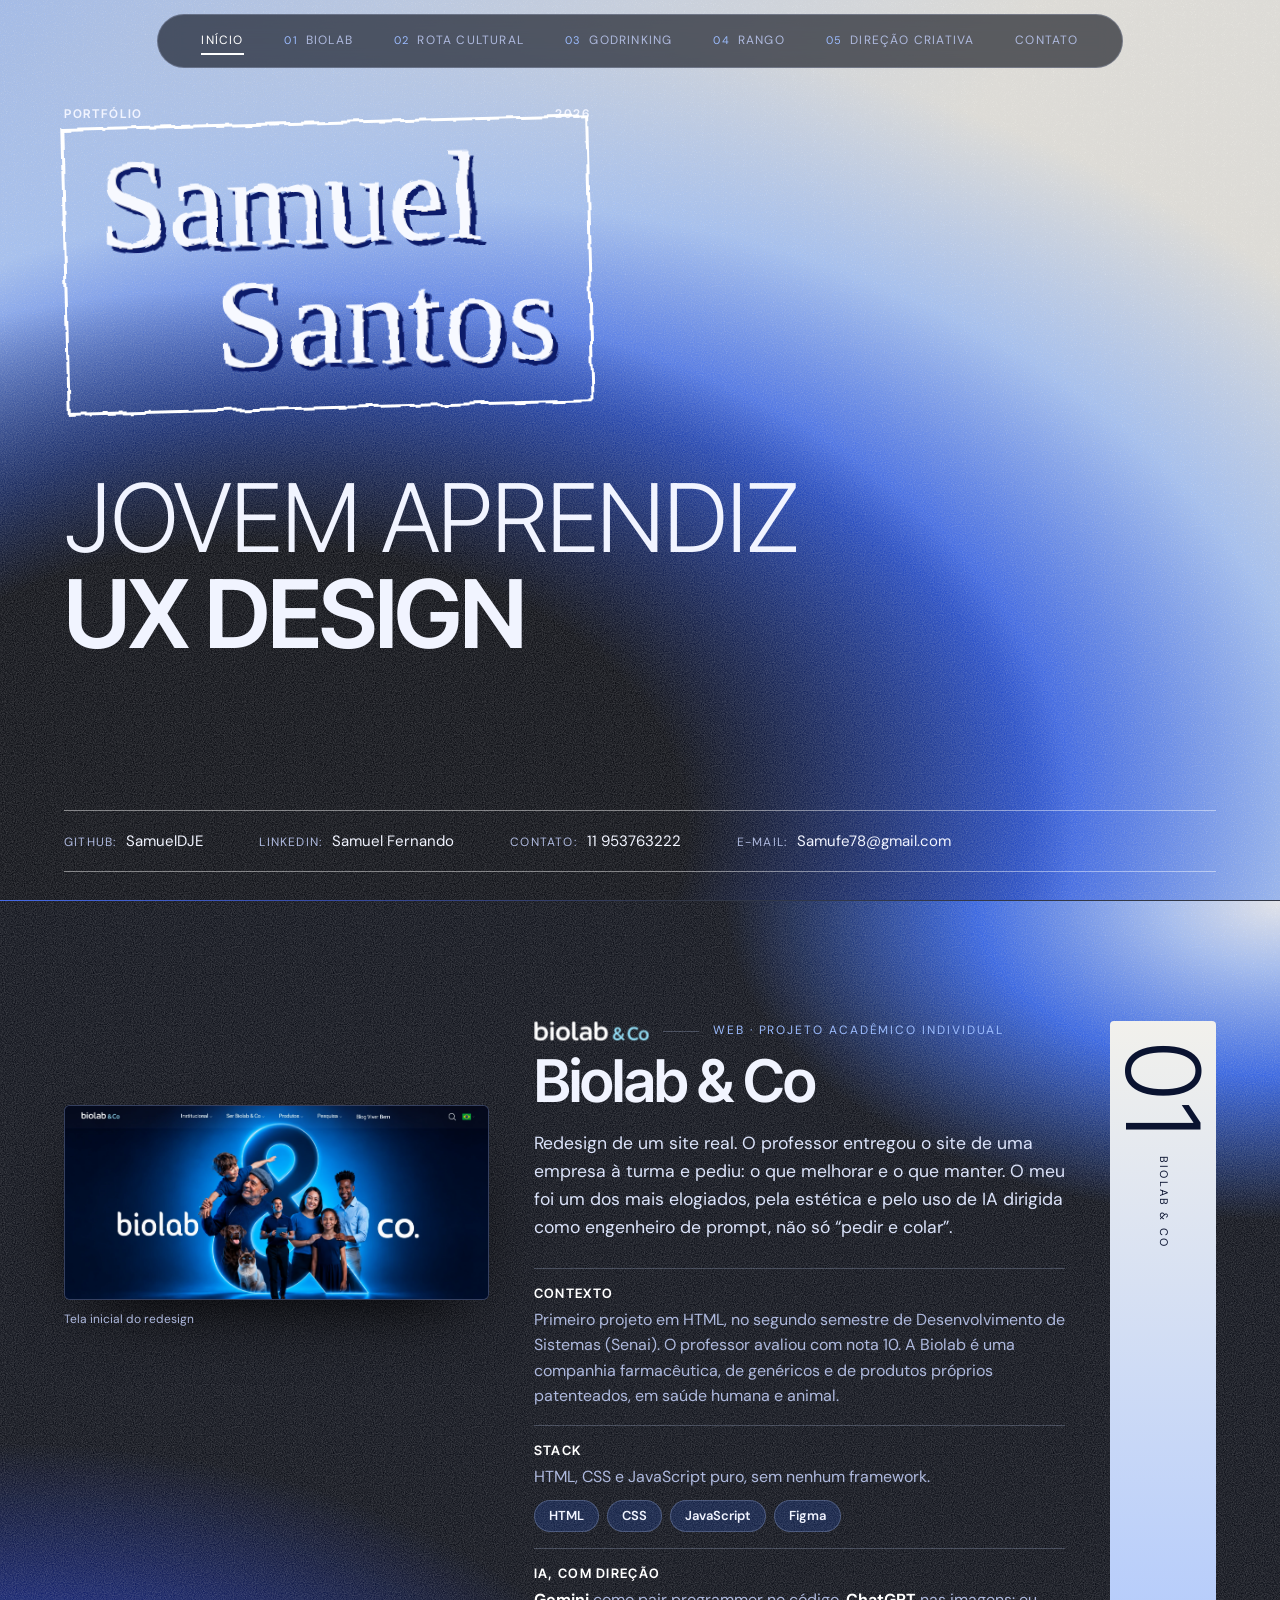
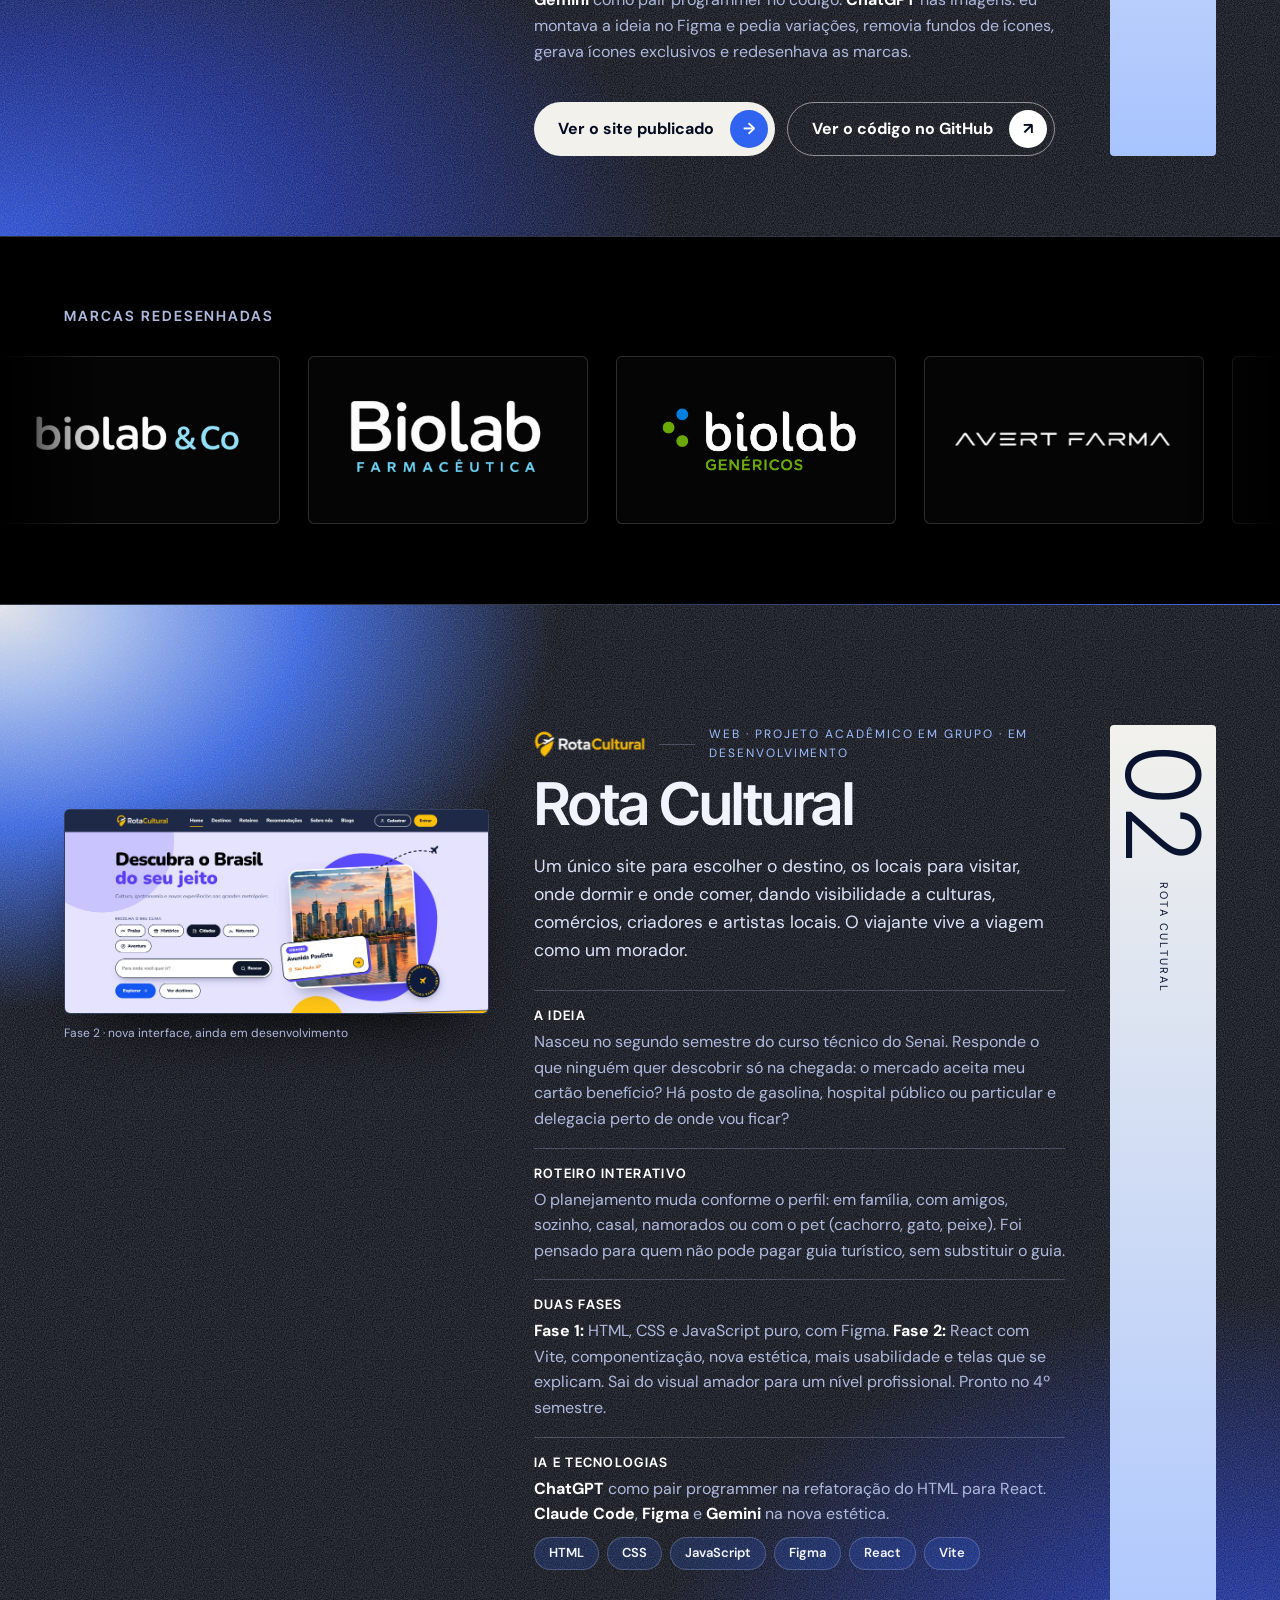
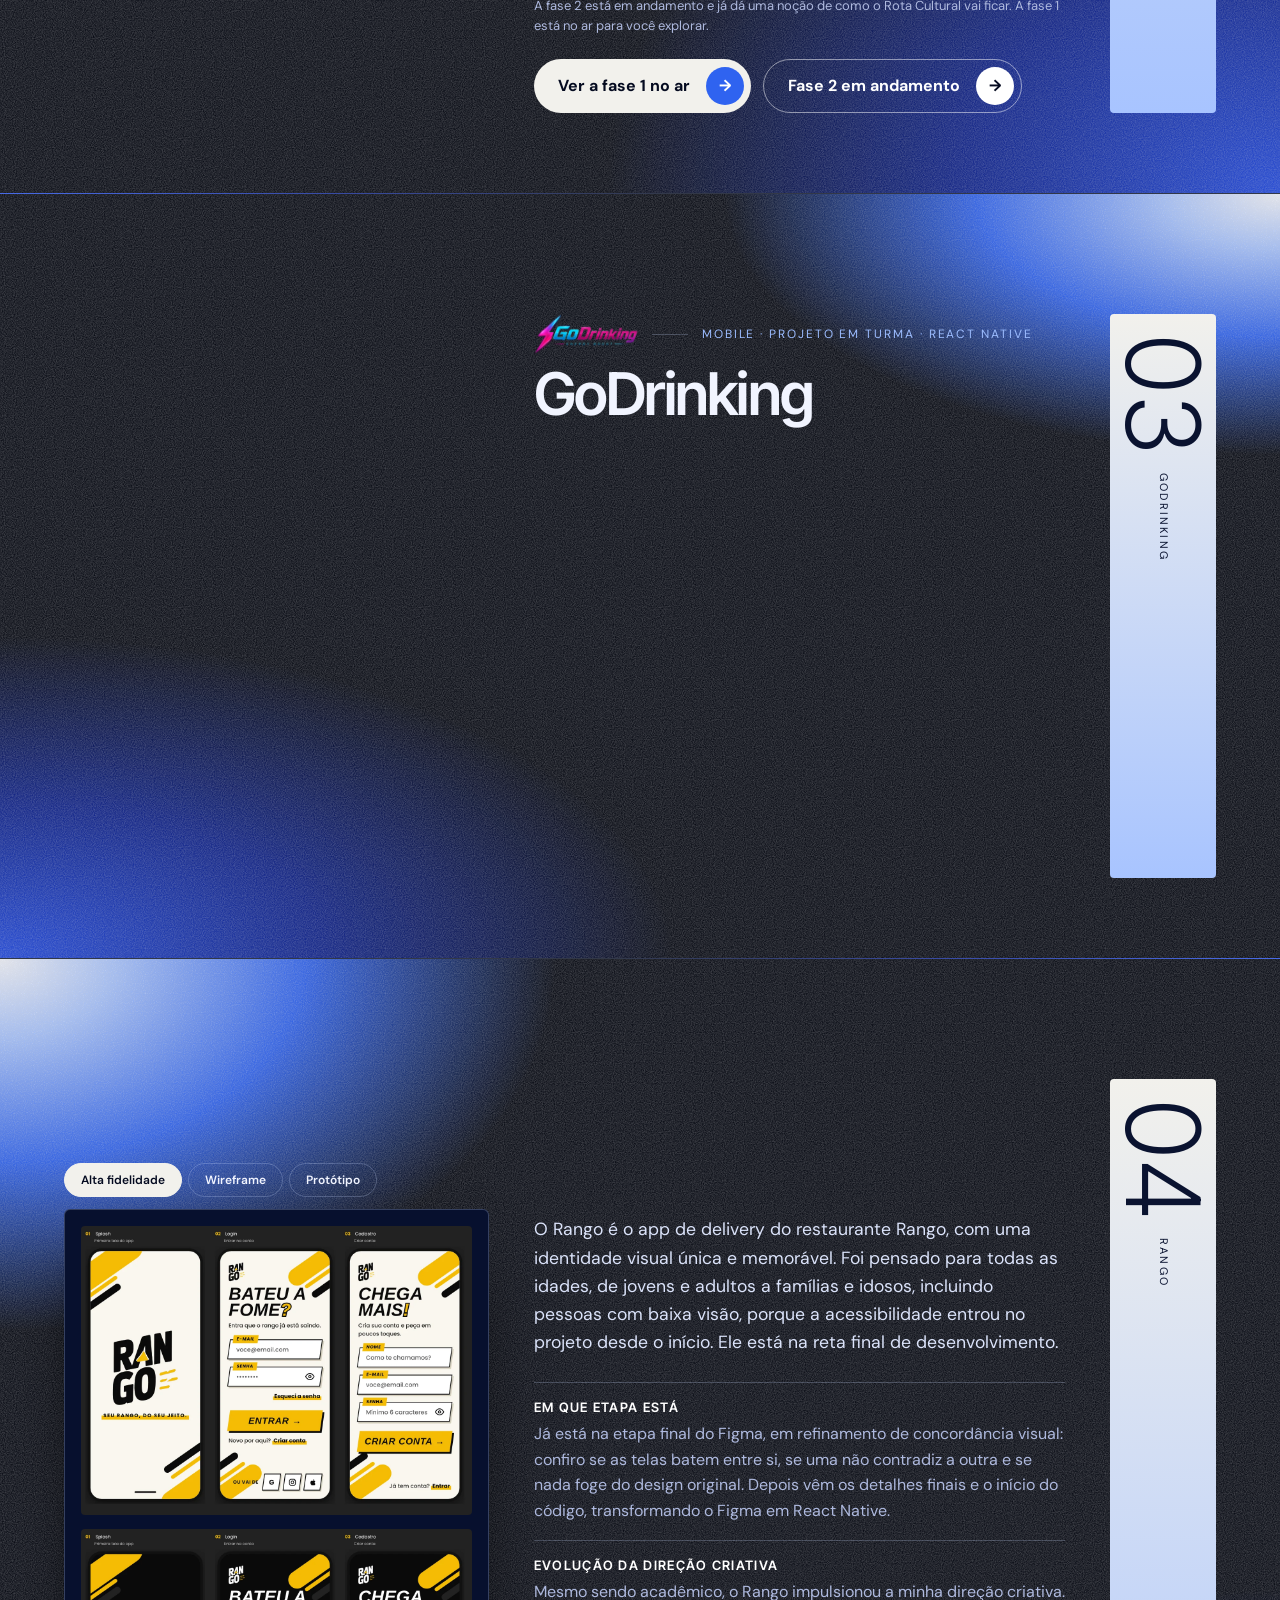
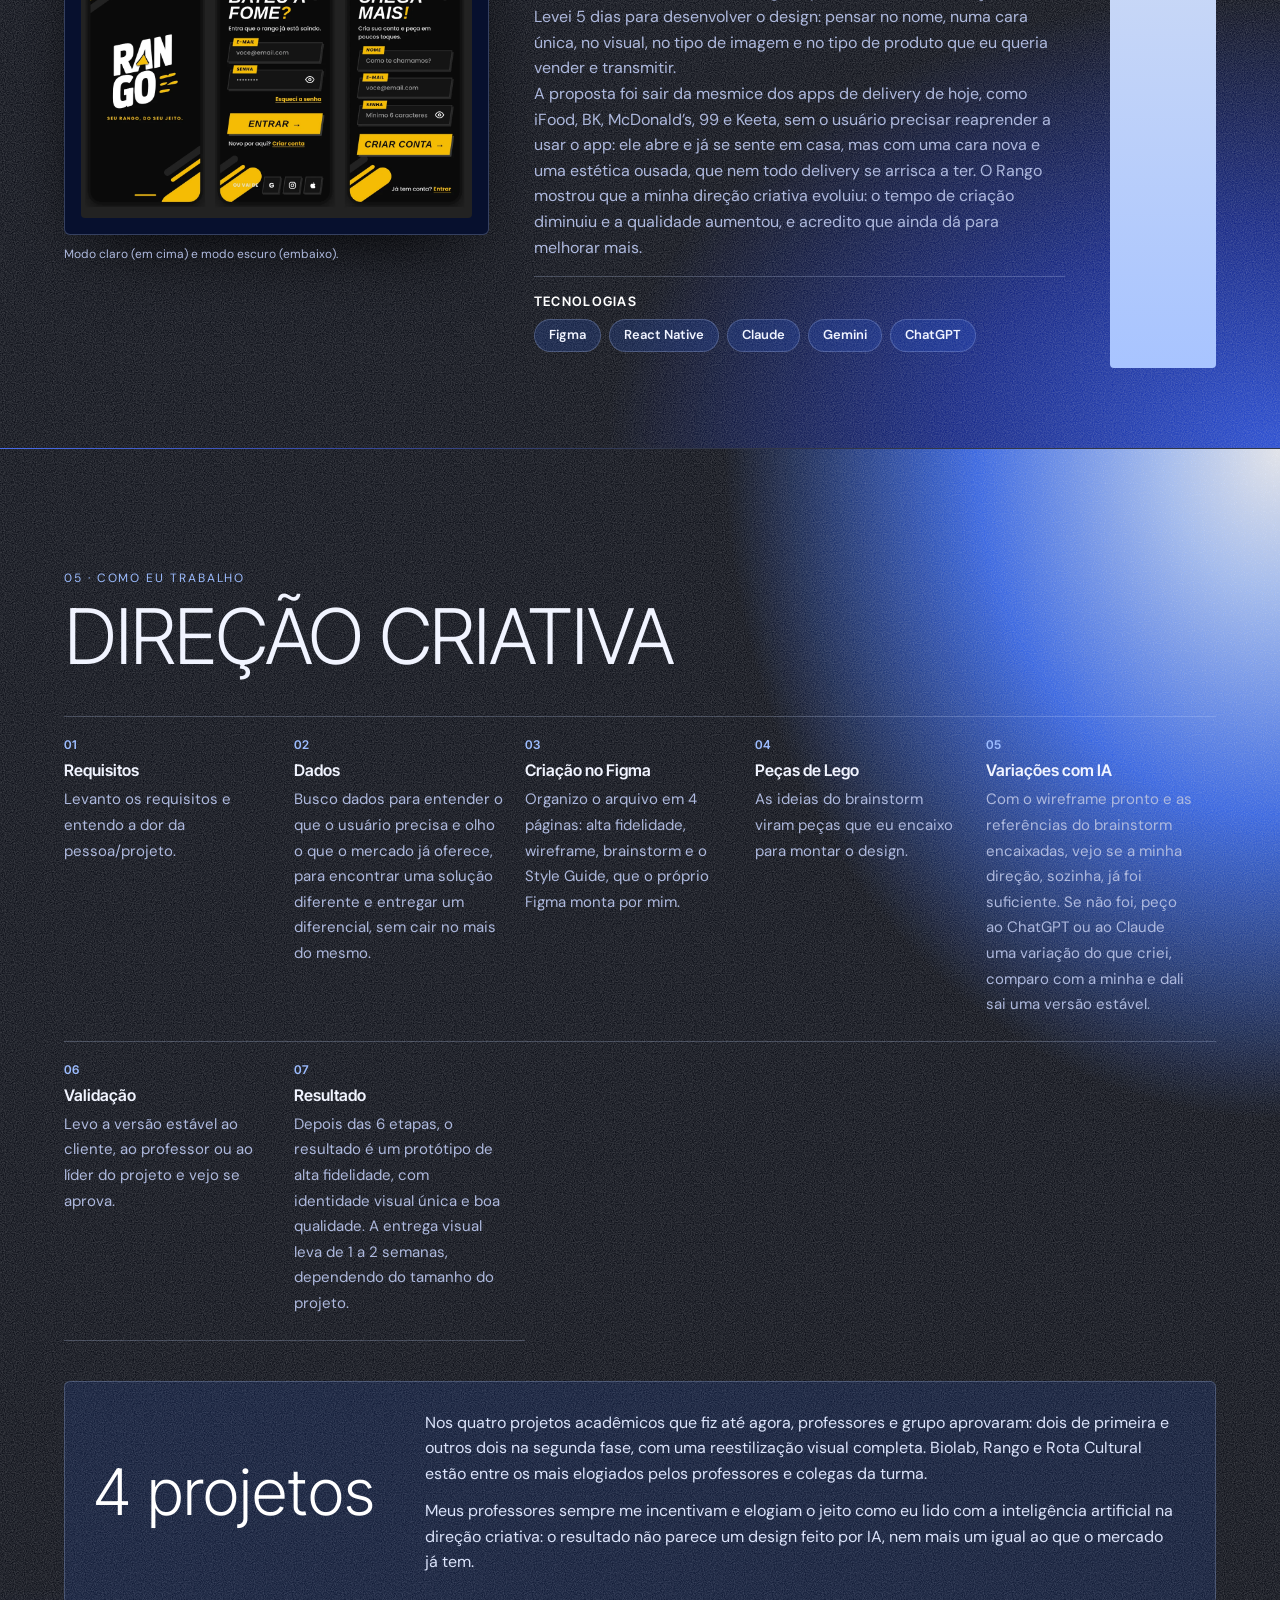
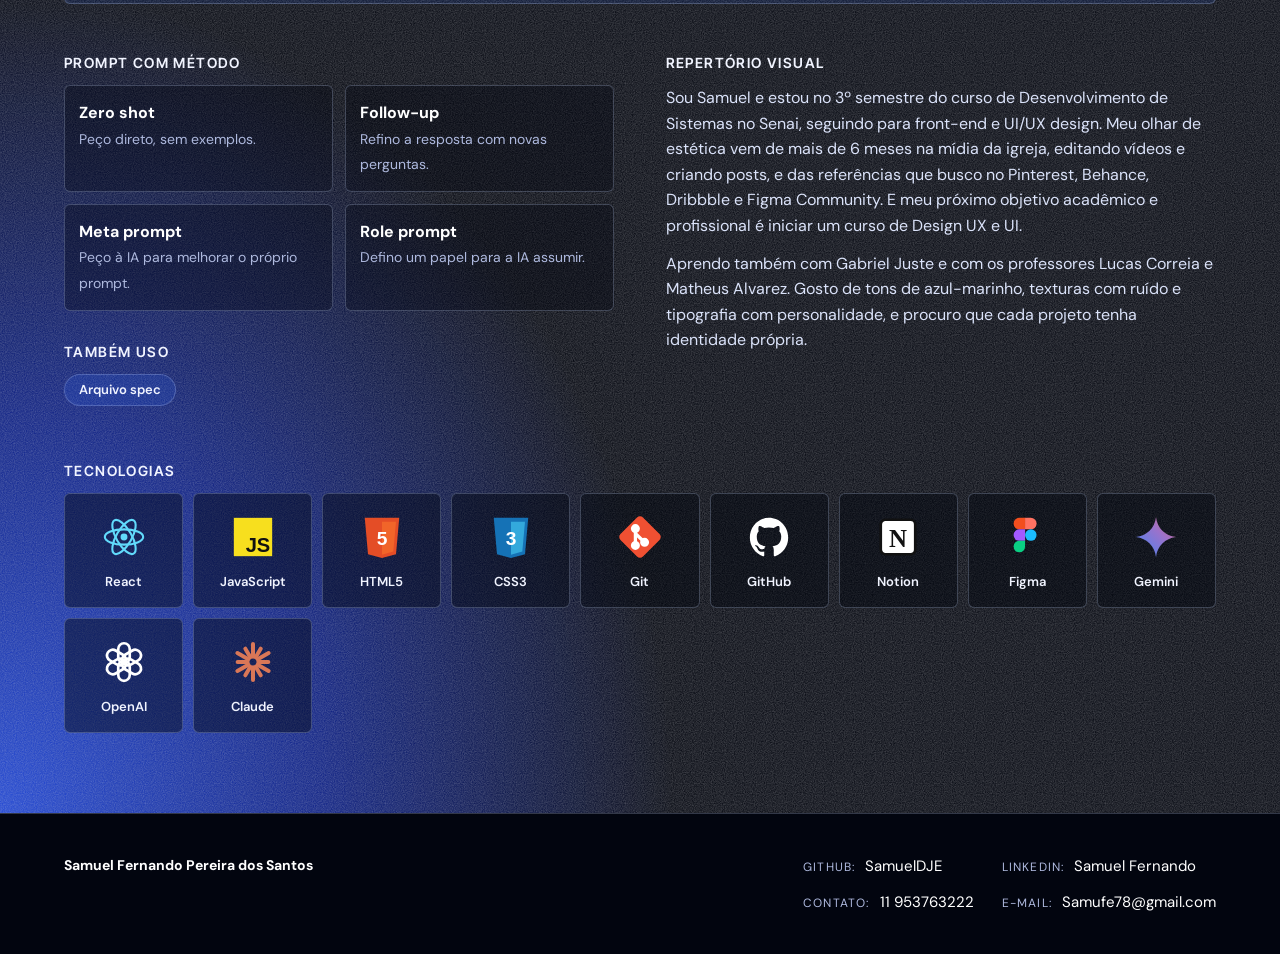
<file: index.html>
<!doctype html>
<html lang="pt-BR">

<head>
     <meta charset="utf-8">
     <meta name="viewport" content="width=device-width, initial-scale=1, viewport-fit=cover">
     <title>Samuel Santos — Portfólio Jovem Aprendiz UX Design</title>
     <link rel="icon" type="image/svg+xml" sizes="any" href="./src/img/logo-aba.svg" />
     <meta name="description"
          content="Portfólio de Samuel Fernando Pereira dos Santos, candidato a Jovem Aprendiz em UX Design.">
     <link rel="preconnect" href="https://fonts.googleapis.com">
     <link rel="preconnect" href="https://fonts.gstatic.com" crossorigin>
     <link rel="stylesheet"
          href="https://fonts.googleapis.com/css2?family=Inter+Tight:wght@300;400;600&family=Permanent+Marker&family=DM+Sans:wght@400;600;700&display=swap">
     <link rel="stylesheet" href="src/styles/style.css">
</head>

<body>
     <!-- Filtro SVG que deixa o nome com borda “desenhada à mão” -->
     <svg width="0" height="0" aria-hidden="true" style="position:absolute">
          <filter id="rough">
               <feTurbulence type="fractalNoise" baseFrequency=".035" numOctaves="3" seed="4" />
               <feDisplacementMap in="SourceGraphic" scale="7" />
          </filter>
     </svg>

     <!-- =====================================================
     NAVBAR
     Web: pílula centralizada com os links das seções. Mobile: só o ícone do hambúrguer, que abre o menu em tela cheia.
     ===================================================== -->
     <header class="navbar">
          <nav class="navbar__bar" aria-label="Seções">
               <div class="navbar__list" id="menu"><a class="navbar__link" href="#inicio">Início</a><a
                         class="navbar__link" href="#biolab"><b class="navbar__num">01</b>Biolab</a><a
                         class="navbar__link" href="#rota"><b class="navbar__num">02</b>Rota Cultural</a><a
                         class="navbar__link" href="#godrinking"><b class="navbar__num">03</b>GoDrinking</a><a
                         class="navbar__link" href="#rango"><b class="navbar__num">04</b>Rango</a><a
                         class="navbar__link" href="#processo"><b class="navbar__num">05</b>Direção criativa</a><a
                         class="navbar__link" href="#contato">Contato</a></div>
               <button class="navbar__burger" type="button" aria-expanded="false" aria-controls="menu"
                    aria-label="Abrir menu"><span class="navbar__line"></span><span
                         class="navbar__line"></span></button>
          </nav>
     </header>

     <main>
          <!-- =====================================================
     CAPA (HERO)
     Primeira tela: nome desenhado à mão, "Jovem Aprendiz UX Design" e os contatos (GitHub, LinkedIn, telefone e e-mail).
     ===================================================== -->
          <section class="hero slide" id="inicio">
               <div>
                    <div class="hero__tag"><small class="hero__label hero__label--left">PORTFÓLIO</small><small
                              class="hero__label hero__label--right">2026</small>
                         <h1 class="hero__name"><span class="hero__name-line">Samuel</span><span
                                   class="hero__name-line">Santos</span></h1>
                    </div>
                    <p class="hero__title">Jovem Aprendiz<br><b class="hero__title-strong">UX Design</b></p>
               </div>
               <address class="hero__contacts" id="contato">
                    <a class="hero__contact" href="https://github.com/SamuelDJE" target="_blank" rel="noopener"><small
                              class="hero__contact-label">GitHub:</small>SamuelDJE</a>
                    <a class="hero__contact" href="https://www.linkedin.com/in/samuel-fernando-098612269"
                         target="_blank" rel="noopener"><small class="hero__contact-label">LinkedIn:</small>Samuel
                         Fernando</a>
                    <a class="hero__contact" href="https://wa.me/5511953763222" target="_blank" rel="noopener"><small
                              class="hero__contact-label">Contato:</small>11 953763222</a>
                    <a class="hero__contact" href="mailto:Samufe78@gmail.com"><small
                              class="hero__contact-label">E-mail:</small>Samufe78@gmail.com</a>
               </address>
          </section>

          <!-- =====================================================
     01 · BIOLAB
     Projeto web acadêmico: redesign de um site real, com tela inicial à esquerda e contexto, stack e uso de IA à direita.
     ===================================================== -->
          <section class="project slide slide--dark" id="biolab">
               <div class="project__row">
                    <div class="project__visual">
                         <figure class="project__shot"><img class="project__img" src="/src/img/biolab-home.webp"
                                   alt="Tela inicial do redesign da Biolab & Co" width="1893" height="862"></figure>
                         <p class="project__caption">Tela inicial do redesign</p>
                    </div>
                    <div class="project__info">
                         <div class="project__brandline"><img class="project__logo project__logo--biolab"
                                   src="/src/img/biolab-logo.svg" alt="Logo Biolab & Co"><span
                                   class="project__rule"></span>
                              <p class="eyebrow">Web · Projeto acadêmico individual</p>
                         </div>
                         <h2 class="project__title">Biolab &amp; Co</h2>
                         <p class="project__lead">Redesign de um site real. O professor entregou o site de uma empresa à
                              turma e pediu: o que melhorar e o que manter. O meu foi um dos mais elogiados, pela
                              estética e pelo uso de IA dirigida como engenheiro de prompt, não só “pedir e colar”.</p>
                         <div class="project__block">
                              <h3 class="project__block-title">Contexto</h3>
                              <p class="project__text">Primeiro projeto em HTML, no segundo semestre de Desenvolvimento
                                   de Sistemas (Senai). O professor avaliou com nota 10. A Biolab é uma companhia
                                   farmacêutica, de genéricos e de produtos próprios patenteados, em saúde humana e
                                   animal.</p>
                         </div>
                         <div class="project__block">
                              <h3 class="project__block-title">Stack</h3>
                              <p class="project__text">HTML, CSS e JavaScript puro, sem nenhum framework.</p>
                              <ul class="chips">
                                   <li class="chips__item">HTML</li>
                                   <li class="chips__item">CSS</li>
                                   <li class="chips__item">JavaScript</li>
                                   <li class="chips__item">Figma</li>
                              </ul>
                         </div>
                         <div class="project__block">
                              <h3 class="project__block-title">IA, com direção</h3>
                              <p class="project__text"><strong class="project__text-strong">Gemini</strong> como pair
                                   programmer no código. <strong class="project__text-strong">ChatGPT</strong> nas
                                   imagens: eu montava a ideia no Figma e pedia variações, removia fundos de ícones,
                                   gerava ícones exclusivos e redesenhava as marcas.</p>
                         </div>
                         <div class="project__actions"><a class="button" href="https://projeto-biolab.vercel.app/"
                                   target="_blank" rel="noopener">Ver o site publicado <i class="button__icon"
                                        aria-hidden="true">→</i></a><a class="button button--ghost"
                                   href="https://github.com/SamuelDJE/Projeto-Biolab" target="_blank" rel="noopener">Ver
                                   o código no GitHub <i class="button__icon" aria-hidden="true">↗</i></a></div>
                    </div>
                    <div class="project__side"><span class="project__number">01</span><small
                              class="project__side-label">Biolab &amp; Co</small></div>
               </div>
          </section>
          <!-- =====================================================
     MARCAS REDESENHADAS (Biolab)
     Carrossel em fundo preto com as 7 marcas redesenhadas. Passa sozinho e pausa com o mouse em cima.
     ===================================================== -->
          <section class="brands" aria-label="Marcas redesenhadas">
               <div class="brands__header">
                    <h3 class="brands__title">Marcas redesenhadas</h3>
               </div>
               <div class="brands__marquee">
                    <ul class="brands__track">
                         <li class="brands__item"><img class="brands__img" src="/src/img/logo-biolab-co.svg"
                                   alt="Biolab & Co" loading="lazy"></li>
                         <li class="brands__item"><img class="brands__img" src="/src/img/logo-biolab-farmaceutica.svg"
                                   alt="Biolab Farmacêutica" loading="lazy"></li>
                         <li class="brands__item"><img class="brands__img" src="/src/img/logo-biolab-genericos.svg"
                                   alt="Biolab Genéricos" loading="lazy"></li>
                         <li class="brands__item"><img class="brands__img" src="/src/img/logo-avert-saude-humana.svg"
                                   alt="Avert Saúde Humana" loading="lazy"></li>
                         <li class="brands__item"><img class="brands__img" src="/src/img/logo-avert-saude-animal.svg"
                                   alt="Avert Saúde Animal" loading="lazy"></li>
                         <li class="brands__item"><img class="brands__img" src="/src/img/logo-exzell-pharma.svg"
                                   alt="Exzell Pharma" loading="lazy"></li>
                         <li class="brands__item"><img class="brands__img" src="/src/img/logo-petnutrition.svg"
                                   alt="PetNutrition" loading="lazy"></li>
                    </ul>
               </div>
          </section>

          <!-- =====================================================
     02 · ROTA CULTURAL
     Projeto web em grupo: site de turismo cultural, com a fase 2 (React) em desenvolvimento.
     ===================================================== -->
          <section class="project slide slide--mirror" id="rota">
               <div class="project__row">
                    <div class="project__visual">
                         <figure class="project__shot"><img class="project__img" src="/src/img/rota-cultural-fase2.webp"
                                   alt="Fase 2 do Rota Cultural: nova interface em desenvolvimento" width="1892"
                                   height="906"></figure>
                         <p class="project__caption">Fase 2 · nova interface, ainda em desenvolvimento</p>
                    </div>
                    <div class="project__info">
                         <div class="project__brandline"><img class="project__logo project__logo--rota"
                                   src="/src/img/rota-cultural-logo.svg" alt="Logo Rota Cultural"><span
                                   class="project__rule"></span>
                              <p class="eyebrow">Web · Projeto acadêmico em grupo · Em desenvolvimento</p>
                         </div>
                         <h2 class="project__title">Rota Cultural</h2>
                         <p class="project__lead">Um único site para escolher o destino, os locais para visitar, onde
                              dormir e onde comer, dando visibilidade a culturas, comércios, criadores e artistas
                              locais. O viajante vive a viagem como um morador.</p>
                         <div class="project__block">
                              <h3 class="project__block-title">A ideia</h3>
                              <p class="project__text">Nasceu no segundo semestre do curso técnico do Senai. Responde o
                                   que ninguém quer descobrir só na chegada: o mercado aceita meu cartão benefício? Há
                                   posto de gasolina, hospital público ou particular e delegacia perto de onde vou
                                   ficar?</p>
                         </div>
                         <div class="project__block">
                              <h3 class="project__block-title">Roteiro interativo</h3>
                              <p class="project__text">O planejamento muda conforme o perfil: em família, com amigos,
                                   sozinho, casal, namorados ou com o pet (cachorro, gato, peixe). Foi pensado para quem
                                   não pode pagar guia turístico, sem substituir o guia.</p>
                         </div>
                         <div class="project__block">
                              <h3 class="project__block-title">Duas fases</h3>
                              <p class="project__text"><strong class="project__text-strong">Fase 1:</strong> HTML, CSS e
                                   JavaScript puro, com Figma. <strong class="project__text-strong">Fase 2:</strong>
                                   React com Vite, componentização, nova estética, mais usabilidade e telas que se
                                   explicam. Sai do visual amador para um nível profissional. Pronto no 4º semestre.</p>
                         </div>
                         <div class="project__block">
                              <h3 class="project__block-title">IA e tecnologias</h3>
                              <p class="project__text"><strong class="project__text-strong">ChatGPT</strong> como pair
                                   programmer na refatoração do HTML para React. <strong
                                        class="project__text-strong">Claude Code</strong>, <strong
                                        class="project__text-strong">Figma</strong> e <strong
                                        class="project__text-strong">Gemini</strong> na nova estética.</p>
                              <ul class="chips">
                                   <li class="chips__item">HTML</li>
                                   <li class="chips__item">CSS</li>
                                   <li class="chips__item">JavaScript</li>
                                   <li class="chips__item">Figma</li>
                                   <li class="chips__item">React</li>
                                   <li class="chips__item">Vite</li>
                              </ul>
                         </div>
                         <p class="project__note">A fase 2 está em andamento e já dá uma noção de como o Rota Cultural
                              vai ficar. A fase 1 está no ar para você explorar.</p>
                         <div class="project__actions"><a class="button" href="https://rota-cultural.vercel.app/"
                                   target="_blank" rel="noopener">Ver a fase 1 no ar <i class="button__icon"
                                        aria-hidden="true">→</i></a><a class="button button--ghost"
                                   href="https://rota-cultural-eight.vercel.app/" target="_blank" rel="noopener">Fase 2
                                   em andamento <i class="button__icon" aria-hidden="true">→</i></a></div>
                    </div>
                    <div class="project__side"><span class="project__number">02</span><small
                              class="project__side-label">Rota Cultural</small></div>
               </div>
          </section>

          <!-- =====================================================
     03 · GODRINKING
     Projeto mobile em turma: app de compra de energéticos, com abas de alta fidelidade e wireframe.
     ===================================================== -->
          <section class="project slide slide--dark" id="godrinking">
               <div class="project__row">
                    <div class="project__visual" data-tabs>
                         <div class="project__tabs" role="tablist"><button class="project__tab" role="tab"
                                   aria-selected="true" data-tab="g1">Alta fidelidade</button><button
                                   class="project__tab" role="tab" aria-selected="false"
                                   data-tab="g2">Wireframe</button></div>
                         <div class="project__panel" role="tabpanel" id="g1">
                              <div class="project__shot project__shot--stage"><img class="project__img"
                                        src="/src/img/godrinking-alta-fidelidade.svg"
                                        alt="Alta fidelidade do GoDrinking: início, home, produtos e detalhe"
                                        width="1980" height="1132"></div>
                         </div>
                         <div class="project__panel" role="tabpanel" id="g2" hidden>
                              <div class="project__shot project__shot--stage"><img class="project__img"
                                        src="/src/img/godrinking-wireframe.svg" alt="Wireframe do GoDrinking"
                                        width="1080" height="526"></div>
                         </div>
                         <p class="project__caption">Aqui só as telas do Figma.</p>
                    </div>
                    <div class="project__info">
                         <div class="project__brandline"><img class="project__logo project__logo--godrinking"
                                   src="/src/img/godrinking-logo.svg" alt="Logo GoDrinking"><span
                                   class="project__rule"></span>
                              <p class="eyebrow">Mobile · Projeto em turma · React Native</p>
                         </div>
                         <h2 class="project__title">GoDrinking</h2>
                         <p class="project__lead">App de compra de energéticos de forma rápida, prática e segura.
                              Projeto que o professor usou para ensinar React Native e que me ensinou o caminho do
                              design: brainstorm, referências, wireframe e alta fidelidade no Figma.</p>
                         <div class="project__block">
                              <h3 class="project__block-title">O que aprendi</h3>
                              <p class="project__text">Fazer wireframe e brainstorm, buscar referências no Pinterest,
                                   Behance, Dribbble e Figma Community, e levar a ideia até a tela de alta fidelidade.
                              </p>
                         </div>
                         <div class="project__block">
                              <h3 class="project__block-title">Tecnologias</h3>
                              <ul class="chips">
                                   <li class="chips__item">Figma</li>
                                   <li class="chips__item">React Native</li>
                              </ul>
                         </div>
                         <div class="project__actions"><a class="button" href="https://github.com/SamuelDJE/GoDrinking"
                                   target="_blank" rel="noopener">Ver o código no GitHub <i class="button__icon"
                                        aria-hidden="true">↗</i></a></div>
                    </div>
                    <div class="project__side"><span class="project__number">03</span><small
                              class="project__side-label">GoDrinking</small></div>
               </div>
          </section>

          <!-- =====================================================
     04 · RANGO
     Projeto mobile individual: app de delivery, com abas de alta fidelidade, wireframe e sitemap.
     ===================================================== -->
          <section class="project slide slide--mirror" id="rango">
               <div class="project__row">
                    <div class="project__visual" data-tabs>
                         <div class="project__tabs" role="tablist"><button class="project__tab" role="tab"
                                   aria-selected="true" data-tab="r1">Alta fidelidade</button><button
                                   class="project__tab" role="tab" aria-selected="false"
                                   data-tab="r2">Wireframe</button><button class="project__tab" role="tab"
                                   aria-selected="false" data-tab="r3">Protótipo</button></div>
                         <div class="project__panel" role="tabpanel" id="r1">
                              <div class="project__shot project__shot--stage"><img class="project__img"
                                        src="/src/img/rango-alta-fidelidade-claro.webp"
                                        alt="Alta fidelidade do Rango em modo claro: splash, login e cadastro"
                                        width="1224" height="904"><img class="project__img"
                                        src="/src/img/rango-alta-fidelidade-escuro.webp"
                                        alt="Alta fidelidade do Rango em modo escuro: splash, login e cadastro"
                                        width="1224" height="904"></div>
                              <p class="project__caption">Modo claro (em cima) e modo escuro (embaixo).</p>
                         </div>
                         <div class="project__panel" role="tabpanel" id="r2" hidden>
                              <div class="project__shot project__shot--stage"><img class="project__img"
                                        src="/src/img/rango-wireframe.svg"
                                        alt="Wireframes do Rango: splash, login, cadastro, esqueci a senha e home"
                                        width="2792" height="1200"></div>
                         </div>
                         <div class="project__panel" role="tabpanel" id="r3" hidden>
                              <div class="project__proto">
                                   <div class="project__proto-bar"><button class="project__proto-btn" type="button"
                                             aria-pressed="true" data-proto="claro">Modo claro</button><button
                                             class="project__proto-btn" type="button" aria-pressed="false"
                                             data-proto="escuro">Modo escuro</button><a class="project__proto-open"
                                             href="/src/prototipos/rango-claro.html" target="_blank"
                                             rel="noopener">Abrir em tela cheia ↗</a></div>
                                   <iframe class="project__proto-frame" title="Protótipo do Rango"
                                        src="/src/prototipos/rango-claro.html" loading="lazy"></iframe>
                              </div>
                         </div>
                    </div>
                    <div class="project__info">
                         <div class="project__brandline"><img class="project__logo project__logo--rango"
                                   src="/src/img/rango-logo.svg" alt="Logo Rango"><span class="project__rule"></span>
                              <p class="eyebrow">Mobile · Projeto individual · Em desenvolvimento</p>
                         </div>
                         <h2 class="project__title">Rango</h2>
                         <p class="project__lead">O Rango é o app de delivery do restaurante Rango, com uma identidade
                              visual única e memorável. Foi pensado para todas as idades, de jovens e adultos a famílias
                              e idosos, incluindo pessoas com baixa visão, porque a acessibilidade entrou no projeto
                              desde o início. Ele está na reta final de desenvolvimento.</p>
                         <div class="project__block">
                              <h3 class="project__block-title">Em que etapa está</h3>
                              <p class="project__text">Já está na etapa final do Figma, em refinamento de concordância
                                   visual: confiro se as telas batem entre si, se uma não contradiz a outra e se nada
                                   foge do design original. Depois vêm os detalhes finais e o início do código,
                                   transformando o Figma em React Native.</p>
                         </div>
                         <div class="project__block">
                              <h3 class="project__block-title">Evolução da direção criativa</h3>
                              <p class="project__text">Mesmo sendo acadêmico, o Rango impulsionou a minha direção
                                   criativa. Levei 5 dias para desenvolver o design: pensar no nome, numa cara única, no
                                   visual, no tipo de imagem e no tipo de produto que eu queria vender e transmitir.</p>
                              <p class="project__text">A proposta foi sair da mesmice dos apps de delivery de hoje, como
                                   iFood, BK, McDonald’s, 99 e Keeta, sem o usuário precisar reaprender a usar o app:
                                   ele abre e já se sente em casa, mas com uma cara nova e uma estética ousada, que nem
                                   todo delivery se arrisca a ter. O Rango mostrou que a minha direção criativa evoluiu:
                                   o tempo de criação diminuiu e a qualidade aumentou, e acredito que ainda dá para
                                   melhorar mais.</p>
                         </div>
                         <div class="project__block">
                              <h3 class="project__block-title">Tecnologias</h3>
                              <ul class="chips">
                                   <li class="chips__item">Figma</li>
                                   <li class="chips__item">React Native</li>
                                   <li class="chips__item">Claude</li>
                                   <li class="chips__item">Gemini</li>
                                   <li class="chips__item">ChatGPT</li>
                              </ul>
                         </div>
                    </div>
                    <div class="project__side"><span class="project__number">04</span><small
                              class="project__side-label">Rango</small></div>
               </div>
          </section>

          <!-- =====================================================
     05 · COMO EU TRABALHO
     Etapas do processo, resultado dos projetos, tipos de prompt, tecnologias e repertório visual.
     ===================================================== -->
          <section class="process slide slide--dark" id="processo">
               <div class="process__wrap">
                    <p class="eyebrow">05 · Como eu trabalho</p>
                    <h2 class="process__title">Direção criativa</h2>
                    <ol class="process__steps">
                         <li class="process__step"><b class="process__step-title">Requisitos</b><span
                                   class="process__step-text">Levanto os requisitos e entendo a dor da
                                   pessoa/projeto.</span></li>
                         <li class="process__step"><b class="process__step-title">Dados</b><span
                                   class="process__step-text">Busco dados para entender o que o usuário precisa e olho o
                                   que o mercado já oferece, para encontrar uma solução diferente e entregar um
                                   diferencial, sem cair no mais do mesmo.</span></li>
                         <li class="process__step"><b class="process__step-title">Criação no Figma</b><span
                                   class="process__step-text">Organizo o arquivo em 4 páginas: alta fidelidade,
                                   wireframe, brainstorm e o Style Guide, que o próprio Figma monta por mim.</span></li>
                         <li class="process__step"><b class="process__step-title">Peças de Lego</b><span
                                   class="process__step-text">As ideias do brainstorm viram peças que eu encaixo para
                                   montar o design.</span></li>
                         <li class="process__step"><b class="process__step-title">Variações com IA</b><span
                                   class="process__step-text">Com o wireframe pronto e as referências do brainstorm
                                   encaixadas, vejo se a minha direção, sozinha, já foi suficiente. Se não foi, peço ao
                                   ChatGPT ou ao Claude uma variação do que criei, comparo com a minha e dali sai uma
                                   versão estável.</span></li>
                         <li class="process__step"><b class="process__step-title">Validação</b><span
                                   class="process__step-text">Levo a versão estável ao cliente, ao professor ou ao líder
                                   do projeto e vejo se aprova.</span></li>
                         <li class="process__step"><b class="process__step-title">Resultado</b><span
                                   class="process__step-text">Depois das 6 etapas, o resultado é um protótipo de alta
                                   fidelidade, com identidade visual única e boa qualidade. A entrega visual leva de 1 a
                                   2 semanas, dependendo do tamanho do projeto.</span></li>
                    </ol>
                    <div class="process__result"><strong class="process__result-number">4 projetos</strong>
                         <div class="process__result-body">
                              <p class="process__result-text">Nos quatro projetos acadêmicos que fiz até agora,
                                   professores e grupo aprovaram: dois de primeira e outros dois na segunda fase, com
                                   uma reestilização visual completa. Biolab, Rango e Rota Cultural estão entre os mais
                                   elogiados pelos professores e colegas da turma.</p>
                              <p class="process__result-text">Meus professores sempre me incentivam e elogiam o jeito
                                   como eu lido com a inteligência artificial na direção criativa: o resultado não
                                   parece um design feito por IA, nem mais um igual ao que o mercado já tem.</p>
                         </div>
                    </div>
                    <div class="process__columns">
                         <div>
                              <h3 class="process__subtitle">Prompt com método</h3>
                              <ul class="process__prompts">
                                   <li class="process__prompt"><b class="process__prompt-title">Zero shot</b><span
                                             class="process__prompt-text">Peço direto, sem exemplos.</span></li>
                                   <li class="process__prompt"><b class="process__prompt-title">Follow-up</b><span
                                             class="process__prompt-text">Refino a resposta com novas perguntas.</span>
                                   </li>
                                   <li class="process__prompt"><b class="process__prompt-title">Meta prompt</b><span
                                             class="process__prompt-text">Peço à IA para melhorar o próprio
                                             prompt.</span></li>
                                   <li class="process__prompt"><b class="process__prompt-title">Role prompt</b><span
                                             class="process__prompt-text">Defino um papel para a IA assumir.</span></li>
                              </ul>
                              <h3 class="process__subtitle process__subtitle--spaced">Também uso</h3>
                              <ul class="chips">
                                   <li class="chips__item">Arquivo spec</li>
                              </ul>
                         </div>
                         <div class="process__about">
                              <h3 class="process__subtitle">Repertório visual</h3>
                              <p class="process__about-text">Sou Samuel e estou no 3º semestre do curso de
                                   Desenvolvimento de Sistemas no Senai, seguindo para front-end e UI/UX design. Meu
                                   olhar de estética vem de mais de 6 meses na mídia da igreja, editando vídeos e
                                   criando posts, e das referências que busco no Pinterest, Behance, Dribbble e Figma
                                   Community. E meu próximo objetivo acadêmico e profissional é iniciar um curso de
                                   Design UX e UI.</p>
                              <p class="process__about-text">Aprendo também com Gabriel Juste e com os professores Lucas
                                   Correia e Matheus Alvarez. Gosto de tons de azul-marinho, texturas com ruído e
                                   tipografia com personalidade, e procuro que cada projeto tenha identidade própria.
                              </p>
                         </div>
                    </div>
                    <div class="process__tech-block">
                         <h3 class="process__subtitle">Tecnologias</h3>
                         <ul class="process__tech">
                              <li class="process__tech-item"><svg class="process__tech-icon" viewBox="0 0 24 24"
                                        aria-hidden="true" fill="none" stroke="#61dafb" stroke-width="1.1">
                                        <ellipse cx="12" cy="12" rx="10" ry="4" />
                                        <ellipse cx="12" cy="12" rx="10" ry="4" transform="rotate(60 12 12)" />
                                        <ellipse cx="12" cy="12" rx="10" ry="4" transform="rotate(120 12 12)" />
                                        <circle cx="12" cy="12" r="1.8" fill="#61dafb" stroke="none" />
                                   </svg>React</li>
                              <li class="process__tech-item"><svg class="process__tech-icon" viewBox="0 0 24 24"
                                        aria-hidden="true">
                                        <rect x="2" y="2" width="20" height="20" fill="#f7df1e" /><text x="21" y="20"
                                             text-anchor="end" font-family="Arial,sans-serif" font-weight="800"
                                             font-size="10.5" fill="#111">JS</text>
                                   </svg>JavaScript</li>
                              <li class="process__tech-item"><svg class="process__tech-icon" viewBox="0 0 24 24"
                                        aria-hidden="true">
                                        <path d="M3 2l1.7 19L12 23l7.3-2L21 2z" fill="#e44d26" />
                                        <path d="M12 4v17.2l5.9-1.6L19.3 4z" fill="#f16529" /><text x="12" y="16"
                                             text-anchor="middle" font-family="Arial,sans-serif" font-weight="800"
                                             font-size="10" fill="#fff">5</text>
                                   </svg>HTML5</li>
                              <li class="process__tech-item"><svg class="process__tech-icon" viewBox="0 0 24 24"
                                        aria-hidden="true">
                                        <path d="M3 2l1.7 19L12 23l7.3-2L21 2z" fill="#1572b6" />
                                        <path d="M12 4v17.2l5.9-1.6L19.3 4z" fill="#33a9dc" /><text x="12" y="16"
                                             text-anchor="middle" font-family="Arial,sans-serif" font-weight="800"
                                             font-size="10" fill="#fff">3</text>
                                   </svg>CSS3</li>
                              <li class="process__tech-item"><svg class="process__tech-icon" viewBox="0 0 24 24"
                                        aria-hidden="true">
                                        <rect x="3.7" y="3.7" width="16.6" height="16.6" rx="2.2" fill="#f05032"
                                             transform="rotate(45 12 12)" />
                                        <g stroke="#fff" stroke-width="1.7" stroke-linecap="round" fill="#fff">
                                             <path d="M9.6 8v8M9.6 10.2l4.6 4.4" />
                                             <circle cx="9.6" cy="7.6" r="1.5" />
                                             <circle cx="9.6" cy="16.4" r="1.5" />
                                             <circle cx="14.4" cy="14.8" r="1.5" />
                                        </g>
                                   </svg>Git</li>
                              <li class="process__tech-item"><svg class="process__tech-icon" viewBox="0 0 24 24"
                                        aria-hidden="true" fill="#fff">
                                        <path
                                             d="M12 2C6.48 2 2 6.58 2 12.25c0 4.53 2.87 8.37 6.84 9.73.5.1.68-.22.68-.49v-1.9c-2.78.62-3.37-1.2-3.37-1.2-.46-1.19-1.11-1.5-1.11-1.5-.9-.64.07-.62.07-.62 1 .07 1.53 1.06 1.53 1.06.89 1.57 2.34 1.12 2.91.86.09-.66.35-1.12.63-1.37-2.22-.26-4.56-1.14-4.56-5.06 0-1.12.39-2.03 1.03-2.75-.1-.26-.45-1.3.1-2.72 0 0 .84-.28 2.75 1.05a9.4 9.4 0 0 1 5 0c1.91-1.33 2.75-1.05 2.75-1.05.55 1.42.2 2.46.1 2.72.64.72 1.03 1.63 1.03 2.75 0 3.93-2.34 4.8-4.57 5.05.36.32.68.94.68 1.9v2.82c0 .27.18.59.69.49A10.25 10.25 0 0 0 22 12.25C22 6.58 17.52 2 12 2z" />
                                   </svg>GitHub</li>
                              <li class="process__tech-item"><svg class="process__tech-icon" viewBox="0 0 24 24"
                                        aria-hidden="true">
                                        <rect x="3" y="3" width="18" height="18" rx="2.5" fill="#fff" stroke="#111"
                                             stroke-width="1.4" /><text x="12" y="17" text-anchor="middle"
                                             font-family="Georgia,serif" font-weight="700" font-size="13"
                                             fill="#111">N</text>
                                   </svg>Notion</li>
                              <li class="process__tech-item"><svg class="process__tech-icon" viewBox="0 0 24 24"
                                        aria-hidden="true">
                                        <path d="M11 2H8a3 3 0 0 0 0 6h3z" fill="#f24e1e" />
                                        <path d="M11 2h3a3 3 0 0 1 0 6h-3z" fill="#ff7262" />
                                        <path d="M11 8H8a3 3 0 0 0 0 6h3z" fill="#a259ff" />
                                        <circle cx="14" cy="11" r="3" fill="#1abcfe" />
                                        <path d="M8 14h3v3a3 3 0 1 1-3-3z" fill="#0acf83" />
                                   </svg>Figma</li>
                              <li class="process__tech-item"><svg class="process__tech-icon" viewBox="0 0 24 24"
                                        aria-hidden="true">
                                        <defs>
                                             <linearGradient id="gm" x1="0" y1="1" x2="1" y2="0">
                                                  <stop offset="0" stop-color="#4285f4" />
                                                  <stop offset=".6" stop-color="#9b72cb" />
                                                  <stop offset="1" stop-color="#d96570" />
                                             </linearGradient>
                                        </defs>
                                        <path d="M12 1.5c.7 5.8 4.7 9.8 10.5 10.5-5.8.7-9.8 4.7-10.5 10.5C11.3 16.7 7.3 12.7 1.5 12 7.3 11.3 11.3 7.3 12 1.5z"
                                             fill="url(#gm)" />
                                   </svg>Gemini</li>
                              <li class="process__tech-item"><svg class="process__tech-icon" viewBox="0 0 24 24"
                                        aria-hidden="true" fill="none" stroke="#fff" stroke-width="1.4">
                                        <rect x="9" y="2.2" width="6" height="10.4" rx="3"
                                             transform="rotate(0 12 12)" />
                                        <rect x="9" y="2.2" width="6" height="10.4" rx="3"
                                             transform="rotate(60 12 12)" />
                                        <rect x="9" y="2.2" width="6" height="10.4" rx="3"
                                             transform="rotate(120 12 12)" />
                                        <rect x="9" y="2.2" width="6" height="10.4" rx="3"
                                             transform="rotate(180 12 12)" />
                                        <rect x="9" y="2.2" width="6" height="10.4" rx="3"
                                             transform="rotate(240 12 12)" />
                                        <rect x="9" y="2.2" width="6" height="10.4" rx="3"
                                             transform="rotate(300 12 12)" />
                                   </svg>OpenAI</li>
                              <li class="process__tech-item"><svg class="process__tech-icon" viewBox="0 0 24 24"
                                        aria-hidden="true" fill="none" stroke="#d97757" stroke-width="2.1"
                                        stroke-linecap="round">
                                        <path d="M12 9.2V2.6" transform="rotate(0 12 12)" />
                                        <path d="M12 9.2V4" transform="rotate(30 12 12)" />
                                        <path d="M12 9.2V2.6" transform="rotate(60 12 12)" />
                                        <path d="M12 9.2V4" transform="rotate(90 12 12)" />
                                        <path d="M12 9.2V2.6" transform="rotate(120 12 12)" />
                                        <path d="M12 9.2V4" transform="rotate(150 12 12)" />
                                        <path d="M12 9.2V2.6" transform="rotate(180 12 12)" />
                                        <path d="M12 9.2V4" transform="rotate(210 12 12)" />
                                        <path d="M12 9.2V2.6" transform="rotate(240 12 12)" />
                                        <path d="M12 9.2V4" transform="rotate(270 12 12)" />
                                        <path d="M12 9.2V2.6" transform="rotate(300 12 12)" />
                                        <path d="M12 9.2V4" transform="rotate(330 12 12)" />
                                   </svg>Claude</li>
                         </ul>
                    </div>
               </div>
          </section>
     </main>

     <!-- =====================================================
     RODAPÉ
     Nome à esquerda e contatos clicáveis à direita.
     ===================================================== -->
     <footer class="footer" id="rodape">
          <p class="footer__name">Samuel Fernando Pereira dos Santos</p>
          <div class="footer__contacts"><a class="footer__contact" href="https://github.com/SamuelDJE" target="_blank"
                    rel="noopener"><small class="footer__contact-label">GitHub:</small>SamuelDJE</a><a
                    class="footer__contact" href="https://www.linkedin.com/in/samuel-fernando-098612269" target="_blank"
                    rel="noopener"><small class="footer__contact-label">LinkedIn:</small>Samuel Fernando</a><a
                    class="footer__contact" href="https://wa.me/5511953763222" target="_blank" rel="noopener"><small
                         class="footer__contact-label">Contato:</small>11 953763222</a><a class="footer__contact"
                    href="mailto:Samufe78@gmail.com"><small
                         class="footer__contact-label">E-mail:</small>Samufe78@gmail.com</a></div>
     </footer>
     <!-- =====================================================
     LIGHTBOX
     Janela que amplia a imagem clicada nos projetos.
     ===================================================== -->
     <dialog class="lightbox"><img class="lightbox__img" alt=""><button class="lightbox__close"
               aria-label="Fechar">×</button></dialog>
     <script src="src/scripts/script.js"></script>
</body>

</html>
</file>
<file: src/styles/style.css>
/* =====================================================
   01 · VARIÁVEIS E RESET
   Cores, fontes, textura de ruído e regras básicas.
   ===================================================== */
:root {
  --color-bg: #02050f;
  --color-blue: #2f63f0;
  --color-sky: #9cbcff;
  --color-ink: #f1f4ff;
  --color-mute: #aeb9de;
  --color-line: rgba(200, 215, 255, .24);
  --font-display: 'Inter Tight', 'Helvetica Neue', Arial, sans-serif;
  --font-hand: 'Permanent Marker', 'Marker Felt', cursive;
  --font-body: 'DM Sans', system-ui, sans-serif;
  --grain-light: url("data:image/svg+xml,%3Csvg xmlns='http://www.w3.org/2000/svg' width='240' height='240'%3E%3Cfilter id='n'%3E%3CfeTurbulence type='fractalNoise' baseFrequency='.9' numOctaves='2' stitchTiles='stitch'/%3E%3CfeColorMatrix values='0 0 0 0 1 0 0 0 0 1 0 0 0 0 1 0 0 0 .9 0'/%3E%3C/filter%3E%3Crect width='100%25' height='100%25' filter='url(%23n)'/%3E%3C/svg%3E");
  --grain-dark: url("data:image/svg+xml,%3Csvg xmlns='http://www.w3.org/2000/svg' width='240' height='240'%3E%3Cfilter id='n'%3E%3CfeTurbulence type='fractalNoise' baseFrequency='.9' numOctaves='2' stitchTiles='stitch'/%3E%3CfeColorMatrix values='0 0 0 0 0 0 0 0 0 0 0 0 0 0 0 0 0 0 .9 0'/%3E%3C/filter%3E%3Crect width='100%25' height='100%25' filter='url(%23n)'/%3E%3C/svg%3E");
}

* { box-sizing: border-box; }
html { scroll-behavior: smooth; scroll-padding-top: 64px; background: var(--color-bg); }
body { margin: 0; background: var(--color-bg); color: var(--color-ink); font-family: var(--font-body); line-height: 1.6; -webkit-font-smoothing: antialiased; overflow-x: hidden; }
h1, h2, h3, p { margin: 0; }
img { max-width: 100%; display: block; }
a { color: inherit; }
a:focus-visible, button:focus-visible { outline: 3px solid var(--color-sky); outline-offset: 3px; }


/* =====================================================
   02 · SLIDE
   Fundo azul + branco com ruído (referência "Content").
   Modificadores: --dark (azul no canto direito) e
   --mirror (versão espelhada, canto esquerdo).
   ===================================================== */
.slide { position: relative; isolation: isolate; overflow: hidden; }
.slide::after { content: ""; position: absolute; inset: 0; z-index: -1; pointer-events: none; background: var(--grain-light), var(--grain-dark); opacity: .3; }
.slide--dark { background: radial-gradient(ellipse 70% 55% at 100% 0, #f2f4fb 0, #a8c4ff 13%, #2f63f0 34%, transparent 62%), radial-gradient(ellipse 75% 60% at 0 100%, #1f48e0 0, #0b1f8a 34%, transparent 70%), #02050f; }
.slide--mirror { background: radial-gradient(ellipse 70% 55% at 0 0, #f2f4fb 0, #a8c4ff 13%, #2f63f0 34%, transparent 62%), radial-gradient(ellipse 75% 60% at 100% 100%, #1f48e0 0, #0b1f8a 34%, transparent 70%), #02050f; }


/* =====================================================
   03 · NAVBAR
   Web: pílula arredondada e centralizada.
   Mobile: só o ícone do hambúrguer + menu em tela cheia.
   ===================================================== */
.navbar { position: fixed; inset: 0 0 auto; z-index: 30; padding: calc(14px + env(safe-area-inset-top, 0px)) 5vw 0; }
.navbar__bar { display: flex; align-items: center; justify-content: center; gap: 16px; padding: 0 clamp(28px, 3.4vw, 52px); border: 1px solid var(--color-line); border-radius: 999px; width: fit-content; margin: 0 auto; min-height: 54px; font-size: 12px; letter-spacing: .1em; text-transform: uppercase; background: rgba(2, 5, 15, .6); backdrop-filter: blur(10px); }
.navbar__list { display: flex; align-self: stretch; gap: clamp(22px, 3.2vw, 52px); }
.navbar__link { position: relative; display: flex; align-items: center; gap: 8px; text-decoration: none; color: var(--color-mute); white-space: nowrap; transition: color .2s; }
.navbar__link::after { content: ""; position: absolute; left: 0; right: 0; bottom: 12px; height: 2px; background: #fff; transform: scaleX(0); transform-origin: left; transition: transform .3s; }
.navbar__link:hover, .navbar__link--active { color: #fff; }
.navbar__link:hover::after, .navbar__link--active::after { transform: scaleX(1); }
.navbar__num { font-weight: 400; font-size: 11px; color: var(--color-sky); }
.navbar__burger { display: none; }


/* =====================================================
   04 · CAPA (HERO)
   Nome desenhado à mão, título e contatos.
   ===================================================== */
.hero { min-height: 100svh; padding: 110px 5vw 28px; display: flex; flex-direction: column; justify-content: space-between;
  background: radial-gradient(ellipse 80% 75% at 20% 92%, #01030a 0, #01030a 42%, rgba(1, 3, 10, 0) 80%), radial-gradient(ellipse 105% 100% at 32% 90%, #0d27a8 0, #2455ee 46%, #a9c8ff 68%, transparent 88%), linear-gradient(120deg, #a6c2f6 0, #eceae4 58%); }
.hero__tag { display: inline-block; position: relative; margin-top: 2vh; animation: hero-rise .9s .1s both; }
.hero__label { position: absolute; top: -22px; font: 600 12px var(--font-display); letter-spacing: .14em; }
.hero__label--left { left: 0; }
.hero__label--right { right: 0; }
.hero__name { font: 400 clamp(3.2rem, 10vw, 9.5rem)/.95 var(--font-hand); color: #f7f9ff; padding: .12em .25em .18em; border: 3px solid #fff; filter: url(#rough); transform: rotate(-1.5deg); transform-origin: left; text-shadow: 5px 5px 0 #0a1a6b; }
.hero__name-line { display: block; }
.hero__name-line + .hero__name-line { margin-left: .9em; }
.hero__title { margin-top: 6vh; font: 300 clamp(2.2rem, 7.4vw, 7rem)/1.02 var(--font-display); letter-spacing: -.025em; text-transform: uppercase; animation: hero-rise .9s .3s both; }
.hero__title-strong { font-weight: 600; }
.hero__contacts { display: flex; flex-wrap: wrap; gap: 12px 56px; font-style: normal; font-size: 15px; border-top: 1px solid rgba(255, 255, 255, .45); border-bottom: 1px solid rgba(255, 255, 255, .45); padding: 18px 0; margin-top: 6vh; animation: hero-rise .9s .5s both; }
.hero__contact { text-decoration: none; transition: color .2s; }
.hero__contact:hover, .hero__contacts--flash .hero__contact { color: var(--color-sky); }
.hero__contact-label { font-size: 12px; letter-spacing: .1em; text-transform: uppercase; color: var(--color-mute); margin-right: 10px; }

@keyframes hero-rise { from { opacity: 0; transform: translateY(24px); } to { opacity: 1; transform: none; } }


/* =====================================================
   05 · COMPONENTES COMUNS
   Eyebrow, chips e botão de link (usados em várias seções).
   ===================================================== */
.eyebrow { font-size: 12px; letter-spacing: .16em; text-transform: uppercase; color: var(--color-sky); }
.chips { display: flex; flex-wrap: wrap; gap: 8px; list-style: none; margin: 10px 0 0; padding: 0; }
.chips__item { padding: 5px 14px; border: 1px solid var(--color-line); border-radius: 99px; font-size: 13px; font-weight: 600; background: rgba(47, 99, 240, .2); }
.button { display: inline-flex; align-items: center; gap: 16px; margin-top: 22px; padding: 7px 7px 7px 24px; border-radius: 99px; background: #f2f1ec; color: #050b20; font-weight: 700; text-decoration: none; transition: background .2s, transform .2s; }
.button:hover { background: #fff; transform: translateY(-2px); }
.button__icon { display: grid; place-items: center; width: 38px; height: 38px; border-radius: 50%; background: var(--color-blue); color: #fff; font-style: normal; transition: transform .25s; }
.button:hover .button__icon { transform: rotate(-45deg); }


.button--ghost { background: transparent; color: #fff; border: 1px solid rgba(255, 255, 255, .5); }
.button--ghost:hover { background: rgba(255, 255, 255, .12); }
.button--ghost .button__icon { background: #fff; color: #050b20; }


/* =====================================================
   06 · PROJETOS (40% imagem · 50% texto · 10% elemento)
   Biolab, Rota Cultural, GoDrinking e Rango.
   ===================================================== */
.project { padding: 120px 5vw 80px; border-top: 1px solid var(--color-line); }
.project__row { display: grid; grid-template-columns: 4fr 5fr 1fr; gap: clamp(20px, 3.5vw, 56px); align-items: start; max-width: 1500px; margin: 0 auto; }
.project__visual { position: sticky; top: 84px; }
.project__shot { margin: 0; border: 1px solid var(--color-line); border-radius: 6px; overflow: hidden; background: #07102e; box-shadow: 0 30px 70px -30px #000; }
.project__shot--stage { display: flex; flex-direction: column; gap: 14px; padding: 16px; align-items: center; }
.project__img { width: 100%; height: auto; cursor: zoom-in; }
.project__shot--stage .project__img { border-radius: 4px; }
.project__img--tall { max-height: 520px; width: auto; }
.project__caption { font-size: 12px; color: var(--color-mute); margin-top: 10px; }
.project__tabs { display: flex; gap: 6px; flex-wrap: wrap; margin-bottom: 12px; }
.project__tab { font: 600 12px var(--font-body); padding: 8px 16px; border: 1px solid var(--color-line); border-radius: 99px; background: transparent; color: var(--color-ink); cursor: pointer; }
.project__tab[aria-selected=true] { background: #f2f1ec; border-color: #f2f1ec; color: #050b20; }
.project__title { font: 600 clamp(2.2rem, 4.6vw, 4.2rem)/1.02 var(--font-display); letter-spacing: -.03em; margin: 10px 0 18px; }
.project__lead { font-size: 1.1rem; color: #dbe3fa; margin-bottom: 26px; }
.project__block { border-top: 1px solid var(--color-line); padding: 16px 0; }
.project__block-title { font: 600 13px var(--font-display); letter-spacing: .1em; text-transform: uppercase; color: #fff; margin-bottom: 6px; }
.project__text { color: var(--color-mute); }
.project__text-strong { color: #fff; }
.project__note { font-size: 13px; color: var(--color-mute); margin-top: 10px; }
.project__side { align-self: stretch; display: flex; flex-direction: column; align-items: center; gap: 18px; padding: 20px 0; border-radius: 4px; background: linear-gradient(180deg, #f2f1ec, #a8c4ff); color: #0a1330; }
.project__number { writing-mode: vertical-rl; font: 300 clamp(3.4rem, 8vw, 8rem)/1 var(--font-display); }
.project__side-label { writing-mode: vertical-rl; font-size: 11px; letter-spacing: .2em; text-transform: uppercase; }


/* Assinatura do projeto: logo pequeno + linha curta + frase de contexto */
.project__brandline { display: flex; align-items: center; gap: 14px; margin-bottom: 8px; }
.project__logo { flex: none; width: auto; max-width: 150px; object-fit: contain; }
.project__logo--biolab { height: 20px; }
.project__logo--rota { height: 26px; }
.project__logo--godrinking { height: 40px; }
.project__logo--rango { height: 48px; }
.project__rule { flex: none; width: 36px; height: 1px; background: var(--color-line); }
.project__brandline .eyebrow { min-width: 0; }
.project__actions { display: flex; flex-wrap: wrap; gap: 12px; margin-top: 22px; }
.project__actions .button { margin-top: 0; }

/* Protótipo interativo do Rango (iframe com modo claro e escuro) */
.project__proto { border: 1px solid var(--color-line); border-radius: 6px; overflow: hidden; background: #222; box-shadow: 0 30px 70px -30px #000; }
.project__proto-bar { display: flex; flex-wrap: wrap; align-items: center; gap: 8px; padding: 10px; border-bottom: 1px solid var(--color-line); }
.project__proto-btn { font: 600 12px var(--font-body); padding: 8px 16px; border: 1px solid var(--color-line); border-radius: 99px; background: transparent; color: var(--color-ink); cursor: pointer; }
.project__proto-btn[aria-pressed=true] { background: #f2f1ec; border-color: #f2f1ec; color: #050b20; }
.project__proto-open { margin-left: auto; font-size: 12px; color: var(--color-sky); text-decoration: none; }
.project__proto-frame { display: block; width: 100%; height: min(68vh, 620px); border: 0; background: #222; }


/* =====================================================
   07 · MARCAS REDESENHADAS (carrossel em fundo preto)
   Os logos passam sozinhos; pausa só com o mouse em cima.
   ===================================================== */
.brands { background: #000; padding: 70px 0 80px; border-top: 1px solid var(--color-line); }
.brands__header { margin: 0 5vw 32px; }
.brands__title { font: 600 14px var(--font-display); letter-spacing: .14em; text-transform: uppercase; color: var(--color-mute); }
.brands__marquee { overflow: hidden; -webkit-mask-image: linear-gradient(90deg, transparent, #000 8%, #000 92%, transparent); mask-image: linear-gradient(90deg, transparent, #000 8%, #000 92%, transparent); }
.brands__track { display: flex; gap: 28px; width: max-content; list-style: none; margin: 0; padding: 0; animation: brands-scroll 45s linear infinite; }
.brands__marquee:hover .brands__track, .brands__marquee:focus-within .brands__track { animation-play-state: paused; }
.brands__item { flex: none; width: clamp(200px, 22vw, 280px); aspect-ratio: 5/3; display: grid; place-items: center; padding: 26px; border: 1px solid rgba(255, 255, 255, .16); border-radius: 6px; background: #050505; }
.brands__img { max-height: 100%; object-fit: contain; }

@keyframes brands-scroll { to { transform: translateX(calc(-50% - 14px)); } }


/* =====================================================
   08 · COMO EU TRABALHO (processo, prompts, tecnologias, repertório)
   ===================================================== */
.process { padding: 120px 5vw 80px; border-top: 1px solid var(--color-line); }
.process__wrap { max-width: 1500px; margin: 0 auto; }
.process__title { font: 300 clamp(2.2rem, 6vw, 5.4rem)/1.02 var(--font-display); letter-spacing: -.03em; text-transform: uppercase; margin: 10px 0 40px; }
.process__steps { display: grid; grid-template-columns: repeat(auto-fit, minmax(230px, 1fr)); list-style: none; margin: 0; padding: 0; counter-reset: step; border-top: 1px solid var(--color-line); }
.process__step { counter-increment: step; padding: 20px 20px 24px 0; border-bottom: 1px solid var(--color-line); }
.process__step::before { content: counter(step, decimal-leading-zero); display: block; font: 600 12px var(--font-display); color: var(--color-sky); margin-bottom: 8px; }
.process__step-title { display: block; font: 600 16px var(--font-display); margin-bottom: 6px; }
.process__step-text { color: var(--color-mute); font-size: 15px; }
.process__result { margin: 40px 0; padding: 28px; border: 1px solid var(--color-line); border-radius: 6px; display: flex; flex-wrap: wrap; gap: 20px 50px; align-items: center; background: rgba(47, 99, 240, .14); }
.process__result-number { font: 300 clamp(2.4rem, 5vw, 4rem)/1 var(--font-display); color: #fff; }
.process__result-body { display: grid; gap: 12px; max-width: 68ch; }
.process__result-text { color: #dbe3fa; }
.process__columns { display: grid; grid-template-columns: 1fr 1fr; gap: clamp(24px, 4vw, 64px); margin-top: 50px; }
.process__subtitle { font: 600 14px var(--font-display); letter-spacing: .1em; text-transform: uppercase; margin-bottom: 14px; }
.process__subtitle--spaced { margin-top: 32px; }
.process__prompts { list-style: none; margin: 0; padding: 0; display: grid; grid-template-columns: 1fr 1fr; gap: 12px; }
.process__prompt { padding: 14px; border: 1px solid var(--color-line); border-radius: 6px; background: rgba(2, 5, 15, .35); }
.process__prompt-title { display: block; color: #fff; font-weight: 700; }
.process__prompt-text { font-size: 14px; color: var(--color-mute); }
.process__about-text { color: #dbe3fa; margin-bottom: 12px; }
.process__tech-block { margin-top: 56px; }
.process__tech { display: grid; grid-template-columns: repeat(auto-fill, minmax(112px, 1fr)); gap: 10px; list-style: none; margin: 0; padding: 0; }
.process__tech-item { display: flex; flex-direction: column; align-items: center; gap: 12px; padding: 20px 8px 14px; border: 1px solid var(--color-line); border-radius: 6px; background: rgba(2, 5, 15, .45); font-size: 13px; font-weight: 600; }
.process__tech-icon { width: 46px; height: 46px; }


/* =====================================================
   09 · RODAPÉ
   Nome à esquerda, contatos à direita (sem linhas).
   ===================================================== */
.footer { padding: 40px 5vw calc(40px + env(safe-area-inset-bottom, 0px)); border-top: 1px solid var(--color-line); font-size: 14px; color: var(--color-mute); display: flex; align-items: flex-start; justify-content: space-between; gap: 24px 40px; }
.footer__name { color: #fff; font-weight: 700; }
.footer__contacts { display: flex; gap: 12px 28px; justify-content: flex-end; margin: 0; font-size: 15px; }
.footer__contact { text-decoration: none; color: #fff; transition: color .2s; }
.footer__contact:hover { color: var(--color-sky); }
.footer__contact-label { font-size: 12px; letter-spacing: .1em; text-transform: uppercase; color: var(--color-mute); margin-right: 10px; }


/* =====================================================
   10 · LIGHTBOX
   Imagem ampliada ao clicar nas telas dos projetos.
   ===================================================== */
.lightbox { padding: 0; border: 0; background: none; max-width: 94vw; }
.lightbox::backdrop { background: rgba(2, 5, 15, .92); }
.lightbox__img { max-width: 94vw; max-height: 90vh; border-radius: 6px; background: #fff; }
.lightbox__close { position: absolute; top: 8px; right: 8px; width: 40px; height: 40px; border-radius: 50%; border: 0; background: var(--color-blue); color: #fff; font-size: 24px; cursor: pointer; }


/* =====================================================
   11 · ANIMAÇÃO DE ENTRADA
   O JavaScript coloca "reveal" nos blocos e "reveal--visible"
   quando eles aparecem na tela.
   ===================================================== */
.reveal { opacity: 0; transform: translateY(18px); transition: opacity .6s, transform .6s; }
.reveal--visible { opacity: 1; transform: none; }


/* =====================================================
   12 · RESPONSIVO
   Tablet/notebook pequeno (rodapé em 2x2), mobile (menu
   hambúrguer, colunas empilhadas) e preferência por menos movimento.
   ===================================================== */
@media (max-width: 1280px) {
  .footer__contacts { display: grid; grid-template-columns: auto auto; gap: 12px 28px; }
}

@media (max-width: 900px) {
  .project__row { grid-template-columns: 1fr; }
  .project__visual { position: static; }
  .project__side { order: -1; flex-direction: row; padding: 10px 16px; align-items: center; }
  .project__number, .project__side-label { writing-mode: horizontal-tb; }
  .project__number { font-size: 3.4rem; }
  .process__columns, .process__prompts { grid-template-columns: 1fr; }
  .hero__name { font-size: clamp(2.8rem, 15vw, 5rem); }

  /* Navbar vira só o ícone do hambúrguer */
  .navbar { padding: calc(10px + env(safe-area-inset-top, 0px)) 4vw 0; pointer-events: none; }
  .navbar__burger, .navbar__list--open { pointer-events: auto; }
  .navbar__bar { backdrop-filter: none; background: none; border: 0; border-radius: 0; width: auto; margin: 0; min-height: 0; padding: 0; justify-content: flex-end; }
  .navbar__burger { display: block; position: relative; z-index: 3; width: 46px; height: 46px; border-radius: 50%; background: rgba(2, 5, 15, .55); -webkit-backdrop-filter: blur(8px); backdrop-filter: blur(8px); border: 0; cursor: pointer; }
  .navbar__line { position: absolute; left: 13px; right: 13px; height: 2px; background: #fff; transition: transform .3s, top .3s; }
  .navbar__line:nth-child(1) { top: 19px; }
  .navbar__line:nth-child(2) { top: 27px; }
  .navbar__burger[aria-expanded=true] .navbar__line:nth-child(1) { top: 23px; transform: rotate(45deg); }
  .navbar__burger[aria-expanded=true] .navbar__line:nth-child(2) { top: 23px; transform: rotate(-45deg); }

  /* Menu em tela cheia */
  .navbar__list { position: fixed; inset: 0; z-index: 2; flex-direction: column; justify-content: center; align-items: stretch; gap: 0; padding: 90px 8vw 40px; opacity: 0; visibility: hidden; transition: opacity .3s, visibility .3s;
    background: radial-gradient(ellipse 90% 60% at 100% 0, #a8c4ff 0, #2f63f0 30%, transparent 65%), radial-gradient(ellipse 80% 60% at 0 100%, #1f48e0 0, #0b1f8a 34%, transparent 70%), #02050f; }
  .navbar__list--open { opacity: 1; visibility: visible; }
  .navbar__link { font: 300 clamp(1.8rem, 8vw, 2.6rem)/1.3 var(--font-display); text-transform: none; letter-spacing: -.02em; color: #fff; padding: 10px 0; border-bottom: 1px solid var(--color-line); opacity: 0; transform: translateY(14px); transition: opacity .4s, transform .4s; transition-delay: calc(var(--i, 0) * .05s); }
  .navbar__list--open .navbar__link { opacity: 1; transform: none; }
  .navbar__link::after { display: none; }
  .navbar__num { font: 600 12px var(--font-body); min-width: 2.2ch; }
}

@media (max-width: 720px) {
  .footer { flex-direction: column; align-items: center; text-align: center; }
  .footer__contacts { grid-template-columns: 1fr; justify-items: center; gap: 10px; }
}

@media (prefers-reduced-motion: reduce) {
  html { scroll-behavior: auto; }
  .reveal { transform: none; }
}
</file>
